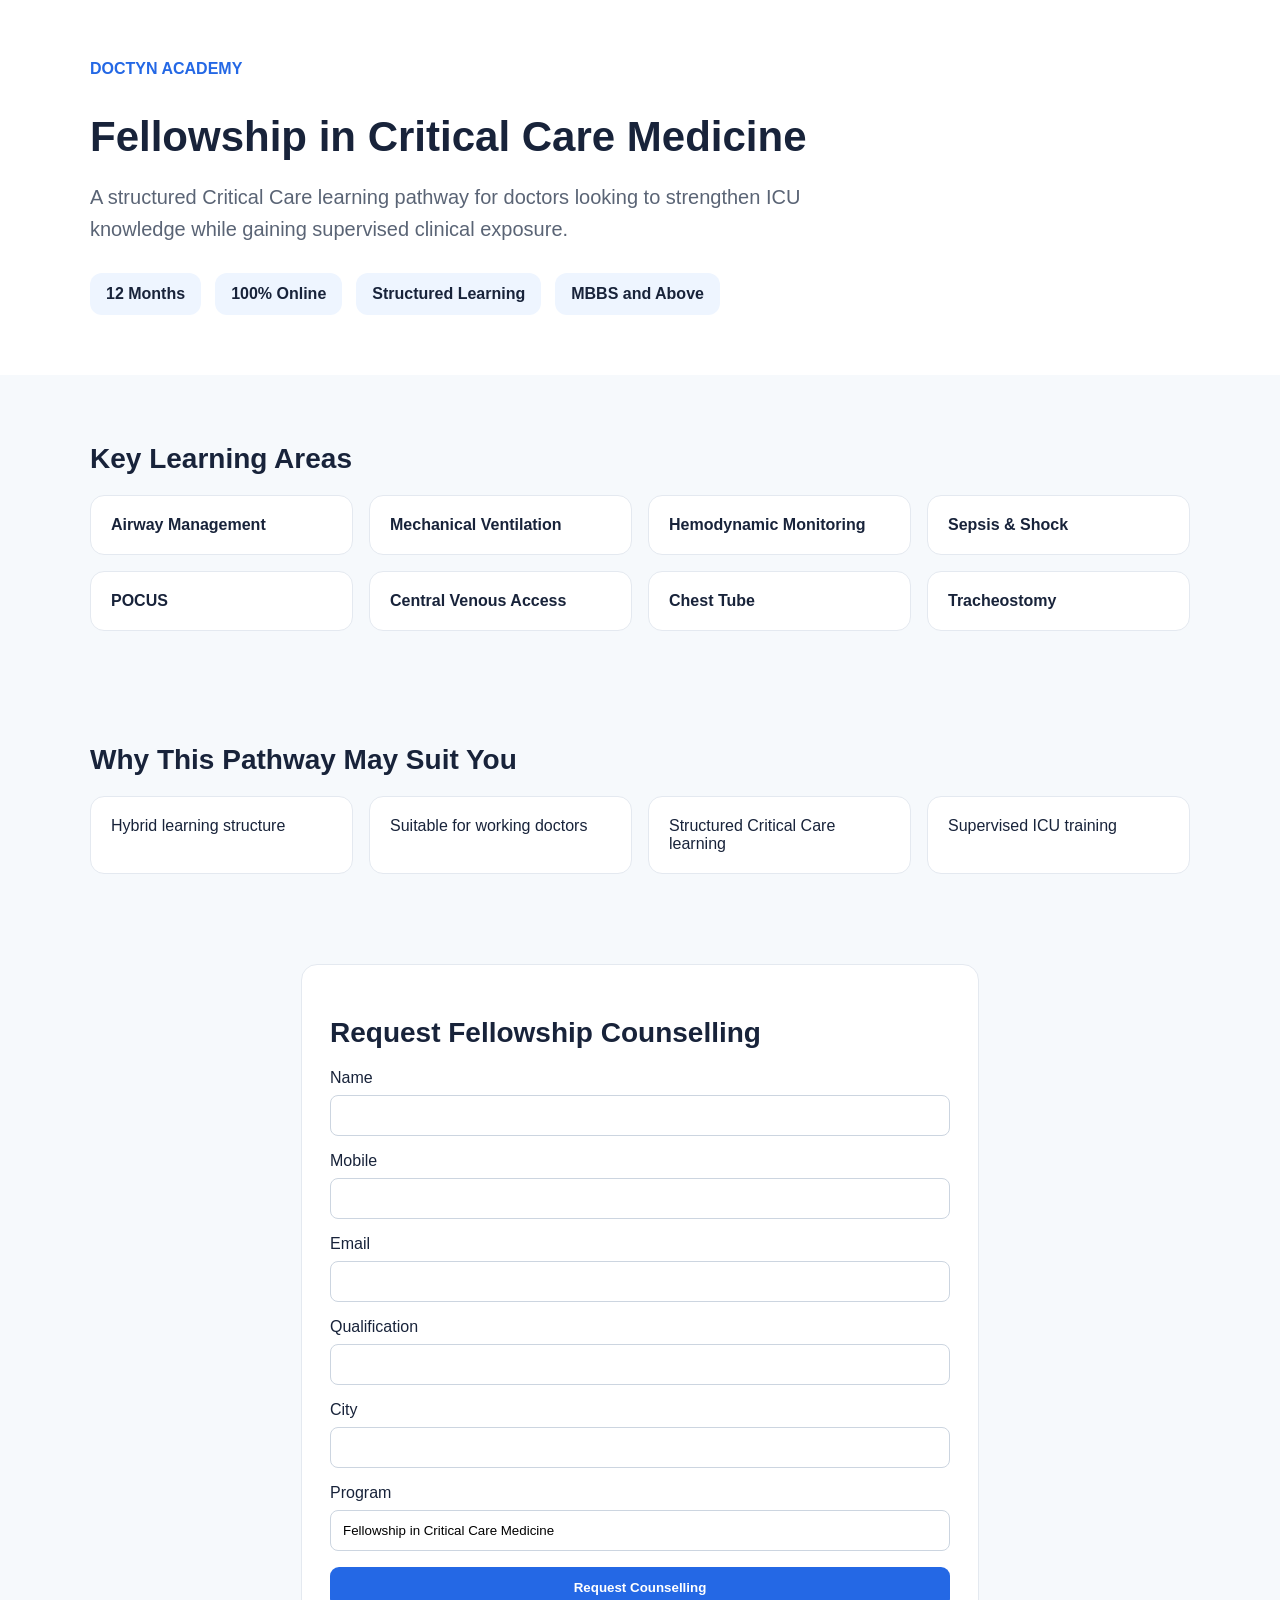
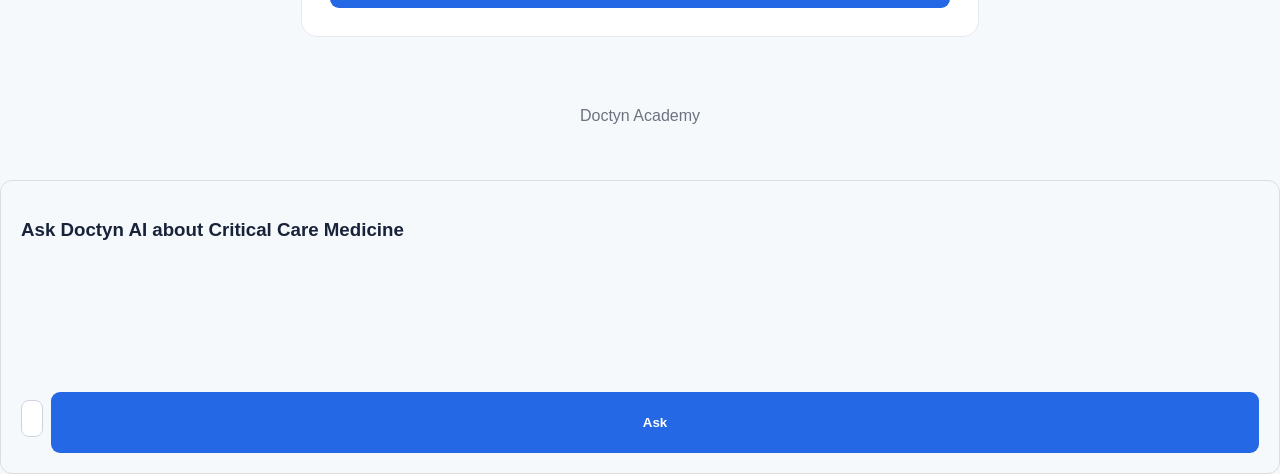
<file: landing-pages/fccm/index.html>
<!DOCTYPE html>
<html lang="en">
<head>
    <meta charset="UTF-8">
    <meta name="viewport" content="width=device-width, initial-scale=1.0">
    <title>Fellowship in Critical Care Medicine | Doctyn Academy</title>

    <style>
        body {
            margin: 0;
            font-family: Arial, sans-serif;
            background: #f6f9fc;
            color: #18233a;
        }

        .hero {
            padding: 60px 20px;
            background: white;
        }

        .container {
            max-width: 1100px;
            margin: auto;
        }

        h1 {
            font-size: 42px;
            margin-bottom: 16px;
        }

        .subtitle {
            font-size: 20px;
            color: #5a6475;
            max-width: 760px;
            line-height: 1.6;
        }

        .stats {
            display: flex;
            flex-wrap: wrap;
            gap: 14px;
            margin-top: 28px;
        }

        .stat {
            background: #eef5ff;
            padding: 12px 16px;
            border-radius: 12px;
            font-weight: 600;
        }

        .section {
            padding: 45px 20px;
        }

        .section h2 {
            font-size: 28px;
            margin-bottom: 20px;
        }

        .grid {
            display: grid;
            grid-template-columns: repeat(auto-fit, minmax(220px, 1fr));
            gap: 16px;
        }

        .card {
            background: white;
            border-radius: 14px;
            padding: 20px;
            border: 1px solid #e4e9f0;
        }

        .form-box {
            background: white;
            max-width: 620px;
            margin: auto;
            padding: 28px;
            border-radius: 16px;
            border: 1px solid #e4e9f0;
        }

        input {
            width: 100%;
            padding: 12px;
            margin-top: 8px;
            margin-bottom: 16px;
            border: 1px solid #ccd5e0;
            border-radius: 8px;
            box-sizing: border-box;
        }

        button {
            background: #2468e5;
            color: white;
            border: none;
            padding: 13px 20px;
            border-radius: 9px;
            cursor: pointer;
            font-weight: 700;
            width: 100%;
        }

        .footer {
            text-align: center;
            padding: 25px;
            color: #6b7280;
        }
    </style>
</head>

<body>

<section class="hero">
    <div class="container">
        <div style="font-weight:700;color:#2468e5;">
            DOCTYN ACADEMY
        </div>

        <h1>Fellowship in Critical Care Medicine</h1>

        <p class="subtitle">
            A structured Critical Care learning pathway for doctors looking to
            strengthen ICU knowledge while gaining supervised clinical exposure.
        </p>

        <div class="stats">
            <div class="stat">12 Months</div>
            <div class="stat">100% Online</div>
            <div class="stat">Structured Learning</div>
            <div class="stat">MBBS and Above</div>
        </div>
    </div>
</section>

<section class="section">
    <div class="container">
        <h2>Key Learning Areas</h2>

        <div class="grid">
            <div class="card"><strong>Airway Management</strong></div>
            <div class="card"><strong>Mechanical Ventilation</strong></div>
            <div class="card"><strong>Hemodynamic Monitoring</strong></div>
            <div class="card"><strong>Sepsis & Shock</strong></div>
            <div class="card"><strong>POCUS</strong></div>
            <div class="card"><strong>Central Venous Access</strong></div>
            <div class="card"><strong>Chest Tube</strong></div>
            <div class="card"><strong>Tracheostomy</strong></div>
        </div>
    </div>
</section>

<section class="section">
    <div class="container">
        <h2>Why This Pathway May Suit You</h2>

        <div class="grid">
            <div class="card">Hybrid learning structure</div>
            <div class="card">Suitable for working doctors</div>
            <div class="card">Structured Critical Care learning</div>
            <div class="card">Supervised ICU training</div>
        </div>
    </div>
</section>

<section class="section">
    <div class="form-box">
        <h2>Request Fellowship Counselling</h2>

        <form id="leadForm">
            <label>Name</label>
            <input type="text" id="name" required>

            <label>Mobile</label>
            <input type="tel" id="mobile" required>

            <label>Email</label>
            <input type="email" id="email">

            <label>Qualification</label>
            <input type="text" id="qualification">

            <label>City</label>
            <input type="text" id="city">

            <label>Program</label>
            <input
                type="text"
                id="program"
                value="Fellowship in Critical Care Medicine"
                readonly
            >

            <button type="submit">
                Request Counselling
            </button>
        </form>
    </div>
</section>

<div class="footer">
    Doctyn Academy
</div>

<script>
    const params = new URLSearchParams(window.location.search);

    document.getElementById("qualification").value =
        params.get("qualification") || "";

    document.getElementById("city").value =
        params.get("city") || "";

    document.getElementById("leadForm")
        .addEventListener("submit", function(event) {

            event.preventDefault();

            const lead = {
                name: document.getElementById("name").value,
                mobile: document.getElementById("mobile").value,
                email: document.getElementById("email").value,
                qualification: document.getElementById("qualification").value,
                city: document.getElementById("city").value,
                program: document.getElementById("program").value,
                source: params.get("source") || "landing-page"
            };

            console.log("Lead captured:", lead);

            alert("Thank you. Your counselling request has been recorded.");
        });
</script>


<div id="doctynChat" style="margin-top:30px;padding:20px;border:1px solid #ddd;border-radius:12px;">
  <h3>Ask Doctyn AI about Critical Care Medicine</h3>

  <div id="chatMessages" style="min-height:120px;margin-bottom:12px;"></div>

  <div style="display:flex;gap:8px;">
    <input id="chatInput" type="text" placeholder="Ask about duration, curriculum, eligibility..." style="flex:1;padding:10px;">
    <button id="chatSend" type="button">Ask</button>
  </div>
</div>

<script>
let doctynSessionId = localStorage.getItem("doctyn_fccm_session") || null;

async function sendDoctynMessage() {
    const input = document.getElementById("chatInput");
    const messages = document.getElementById("chatMessages");
    const message = input.value.trim();

    if (!message) return;

    messages.innerHTML += "<p><strong>You:</strong> " + message + "</p>";
    input.value = "";

    try {
        const response = await fetch(
            "https://doctyn-ai-rag-chatbot-six.vercel.app/chat",
            {
                method: "POST",
                headers: {
                    "Content-Type": "application/json"
                },
                body: JSON.stringify({
                    message: message,
                    session_id: doctynSessionId,
                    page_context: "FCCM"
                })
            }
        );

        const data = await response.json();

        if (data.response?.session_id) {
            doctynSessionId = data.response.session_id;
            localStorage.setItem("doctyn_fccm_session", doctynSessionId);
        }

        messages.innerHTML += "<p><strong>Doctyn AI:</strong> " + (data.response?.answer || "No response") + "</p>";

    } catch (error) {
        messages.innerHTML += "<p><strong>Doctyn AI:</strong> Unable to connect right now.</p>";
    }
}

document.getElementById("chatSend").addEventListener("click", sendDoctynMessage);

document.getElementById("chatInput").addEventListener("keydown", function(event) {
    if (event.key === "Enter") {
        sendDoctynMessage();
    }
});
</script>

</body>
</html>
</file>
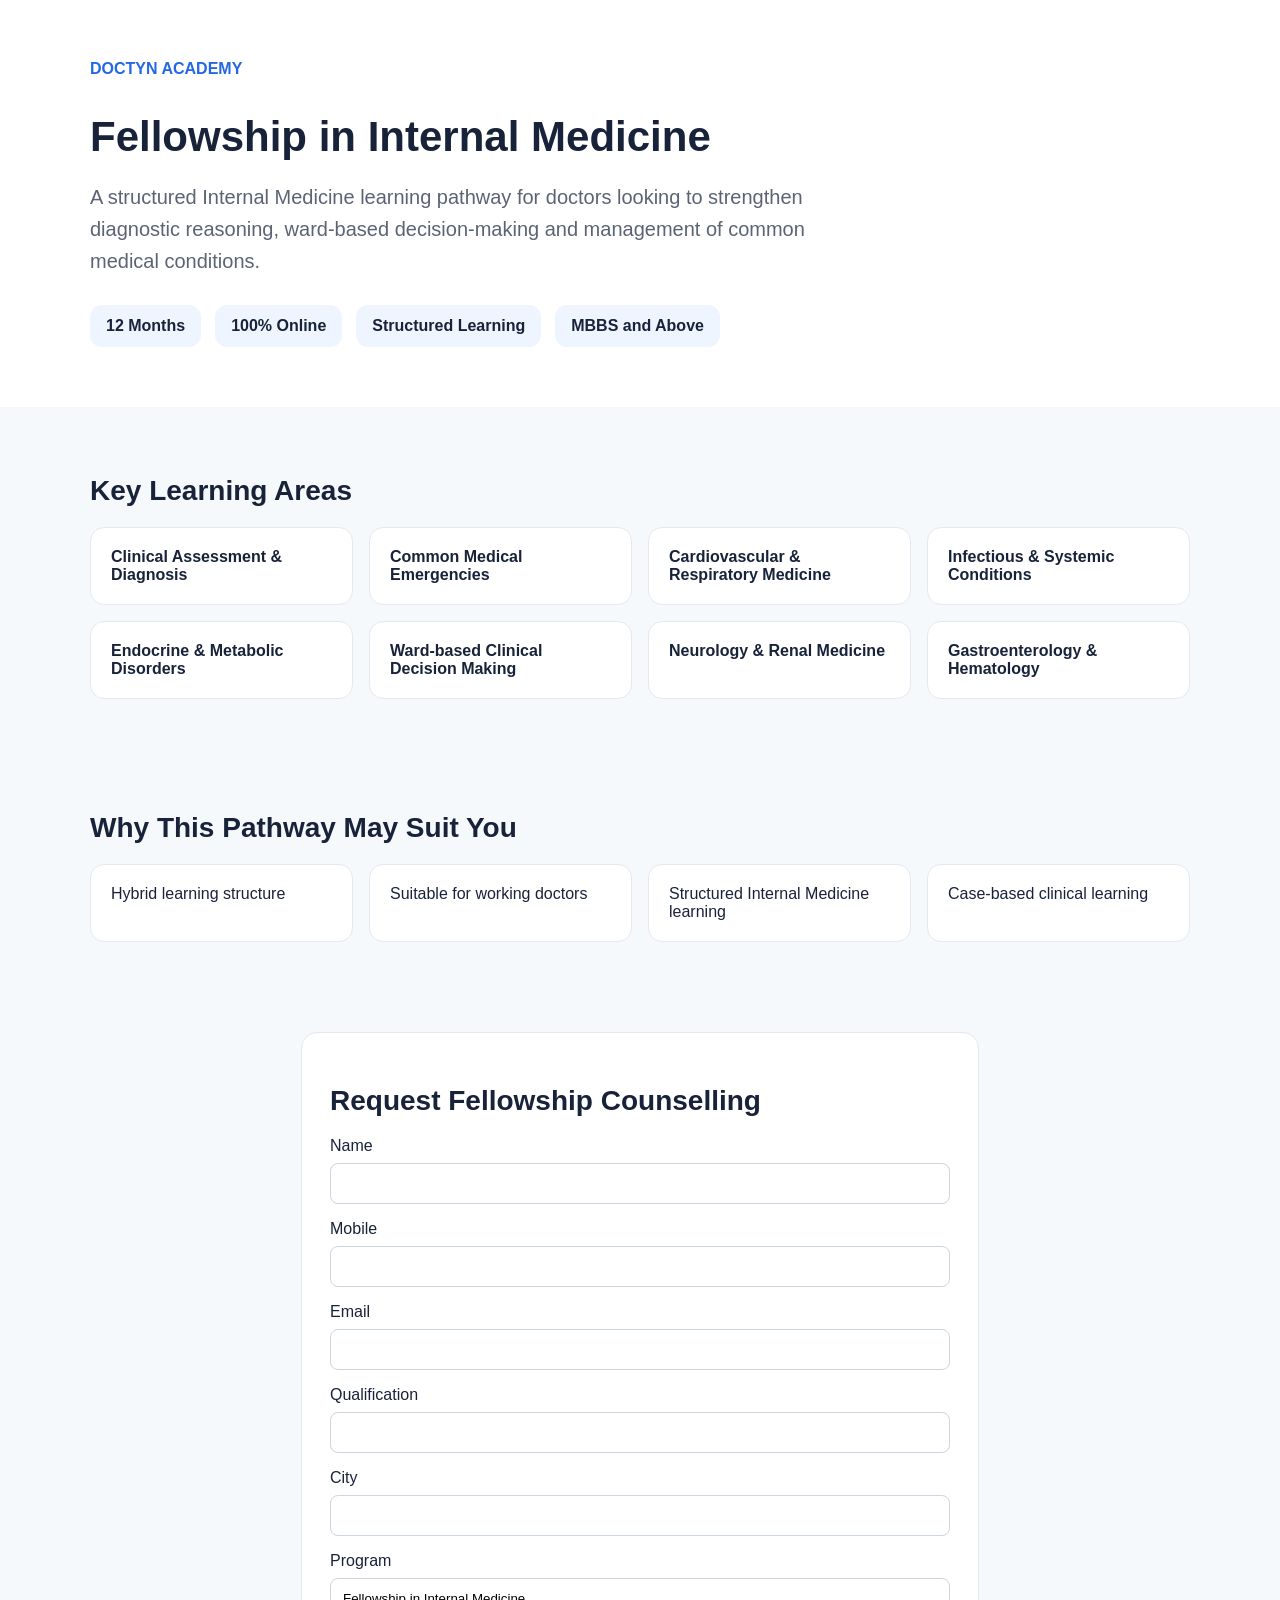
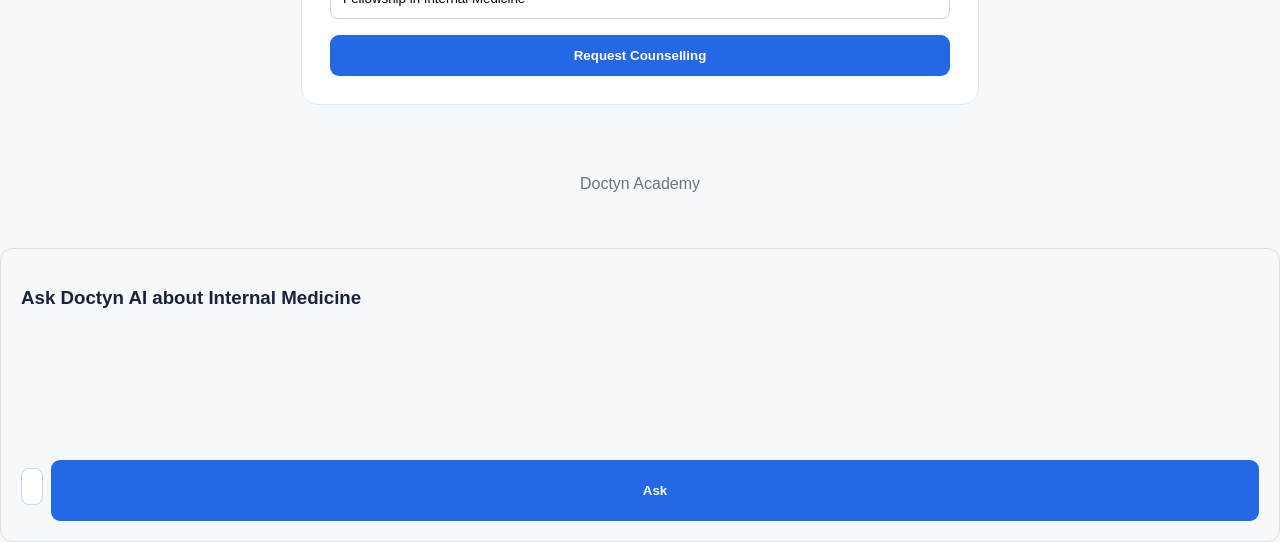
<file: landing-pages/fim/index.html>
<!DOCTYPE html>
<html lang="en">
<head>
    <meta charset="UTF-8">
    <meta name="viewport" content="width=device-width, initial-scale=1.0">
    <title>Fellowship in Internal Medicine | Doctyn Academy</title>

    <style>
        body {
            margin: 0;
            font-family: Arial, sans-serif;
            background: #f6f9fc;
            color: #18233a;
        }

        .hero {
            padding: 60px 20px;
            background: white;
        }

        .container {
            max-width: 1100px;
            margin: auto;
        }

        h1 {
            font-size: 42px;
            margin-bottom: 16px;
        }

        .subtitle {
            font-size: 20px;
            color: #5a6475;
            max-width: 760px;
            line-height: 1.6;
        }

        .stats {
            display: flex;
            flex-wrap: wrap;
            gap: 14px;
            margin-top: 28px;
        }

        .stat {
            background: #eef5ff;
            padding: 12px 16px;
            border-radius: 12px;
            font-weight: 600;
        }

        .section {
            padding: 45px 20px;
        }

        .section h2 {
            font-size: 28px;
            margin-bottom: 20px;
        }

        .grid {
            display: grid;
            grid-template-columns: repeat(auto-fit, minmax(220px, 1fr));
            gap: 16px;
        }

        .card {
            background: white;
            border-radius: 14px;
            padding: 20px;
            border: 1px solid #e4e9f0;
        }

        .form-box {
            background: white;
            max-width: 620px;
            margin: auto;
            padding: 28px;
            border-radius: 16px;
            border: 1px solid #e4e9f0;
        }

        input {
            width: 100%;
            padding: 12px;
            margin-top: 8px;
            margin-bottom: 16px;
            border: 1px solid #ccd5e0;
            border-radius: 8px;
            box-sizing: border-box;
        }

        button {
            background: #2468e5;
            color: white;
            border: none;
            padding: 13px 20px;
            border-radius: 9px;
            cursor: pointer;
            font-weight: 700;
            width: 100%;
        }

        .footer {
            text-align: center;
            padding: 25px;
            color: #6b7280;
        }
    </style>
</head>

<body>

<section class="hero">
    <div class="container">
        <div style="font-weight:700;color:#2468e5;">
            DOCTYN ACADEMY
        </div>

        <h1>Fellowship in Internal Medicine</h1>

        <p class="subtitle">
            A structured Internal Medicine learning pathway for doctors looking to
            strengthen diagnostic reasoning, ward-based decision-making and management of common medical conditions.
        </p>

        <div class="stats">
            <div class="stat">12 Months</div>
            <div class="stat">100% Online</div>
            <div class="stat">Structured Learning</div>
            <div class="stat">MBBS and Above</div>
        </div>
    </div>
</section>

<section class="section">
    <div class="container">
        <h2>Key Learning Areas</h2>

        <div class="grid">
            <div class="card"><strong>Clinical Assessment & Diagnosis</strong></div>
            <div class="card"><strong>Common Medical Emergencies</strong></div>
            <div class="card"><strong>Cardiovascular & Respiratory Medicine</strong></div>
            <div class="card"><strong>Infectious & Systemic Conditions</strong></div>
            <div class="card"><strong>Endocrine & Metabolic Disorders</strong></div>
            <div class="card"><strong>Ward-based Clinical Decision Making</strong></div>
            <div class="card"><strong>Neurology & Renal Medicine</strong></div>
            <div class="card"><strong>Gastroenterology & Hematology</strong></div>
        </div>
    </div>
</section>

<section class="section">
    <div class="container">
        <h2>Why This Pathway May Suit You</h2>

        <div class="grid">
            <div class="card">Hybrid learning structure</div>
            <div class="card">Suitable for working doctors</div>
            <div class="card">Structured Internal Medicine learning</div>
            <div class="card">Case-based clinical learning</div>
        </div>
    </div>
</section>

<section class="section">
    <div class="form-box">
        <h2>Request Fellowship Counselling</h2>

        <form id="leadForm">
            <label>Name</label>
            <input type="text" id="name" required>

            <label>Mobile</label>
            <input type="tel" id="mobile" required>

            <label>Email</label>
            <input type="email" id="email">

            <label>Qualification</label>
            <input type="text" id="qualification">

            <label>City</label>
            <input type="text" id="city">

            <label>Program</label>
            <input
                type="text"
                id="program"
                value="Fellowship in Internal Medicine"
                readonly
            >

            <button type="submit">
                Request Counselling
            </button>
        </form>
    </div>
</section>

<div class="footer">
    Doctyn Academy
</div>

<script>
    const params = new URLSearchParams(window.location.search);

    document.getElementById("qualification").value =
        params.get("qualification") || "";

    document.getElementById("city").value =
        params.get("city") || "";

    document.getElementById("leadForm")
        .addEventListener("submit", function(event) {

            event.preventDefault();

            const lead = {
                name: document.getElementById("name").value,
                mobile: document.getElementById("mobile").value,
                email: document.getElementById("email").value,
                qualification: document.getElementById("qualification").value,
                city: document.getElementById("city").value,
                program: document.getElementById("program").value,
                source: params.get("source") || "landing-page"
            };

            console.log("Lead captured:", lead);

            alert("Thank you. Your counselling request has been recorded.");
        });
</script>


<div id="doctynChat" style="margin-top:30px;padding:20px;border:1px solid #ddd;border-radius:12px;">
  <h3>Ask Doctyn AI about Internal Medicine</h3>

  <div id="chatMessages" style="min-height:120px;margin-bottom:12px;"></div>

  <div style="display:flex;gap:8px;">
    <input id="chatInput" type="text" placeholder="Ask about duration, curriculum, eligibility..." style="flex:1;padding:10px;">
    <button id="chatSend" type="button">Ask</button>
  </div>
</div>

<script>
let doctynSessionId = localStorage.getItem("doctyn_fccm_session") || null;

async function sendDoctynMessage() {
    const input = document.getElementById("chatInput");
    const messages = document.getElementById("chatMessages");
    const message = input.value.trim();

    if (!message) return;

    messages.innerHTML += "<p><strong>You:</strong> " + message + "</p>";
    input.value = "";

    try {
        const response = await fetch(
            "https://doctyn-ai-rag-chatbot-six.vercel.app/chat",
            {
                method: "POST",
                headers: {
                    "Content-Type": "application/json"
                },
                body: JSON.stringify({
                    message: message,
                    session_id: doctynSessionId,
                    page_context: "FIM"
                })
            }
        );

        const data = await response.json();

        if (data.response?.session_id) {
            doctynSessionId = data.response.session_id;
            localStorage.setItem("doctyn_fccm_session", doctynSessionId);
        }

        messages.innerHTML += "<p><strong>Doctyn AI:</strong> " + (data.response?.answer || "No response") + "</p>";

    } catch (error) {
        messages.innerHTML += "<p><strong>Doctyn AI:</strong> Unable to connect right now.</p>";
    }
}

document.getElementById("chatSend").addEventListener("click", sendDoctynMessage);

document.getElementById("chatInput").addEventListener("keydown", function(event) {
    if (event.key === "Enter") {
        sendDoctynMessage();
    }
});
</script>

</body>
</html>
</file>
